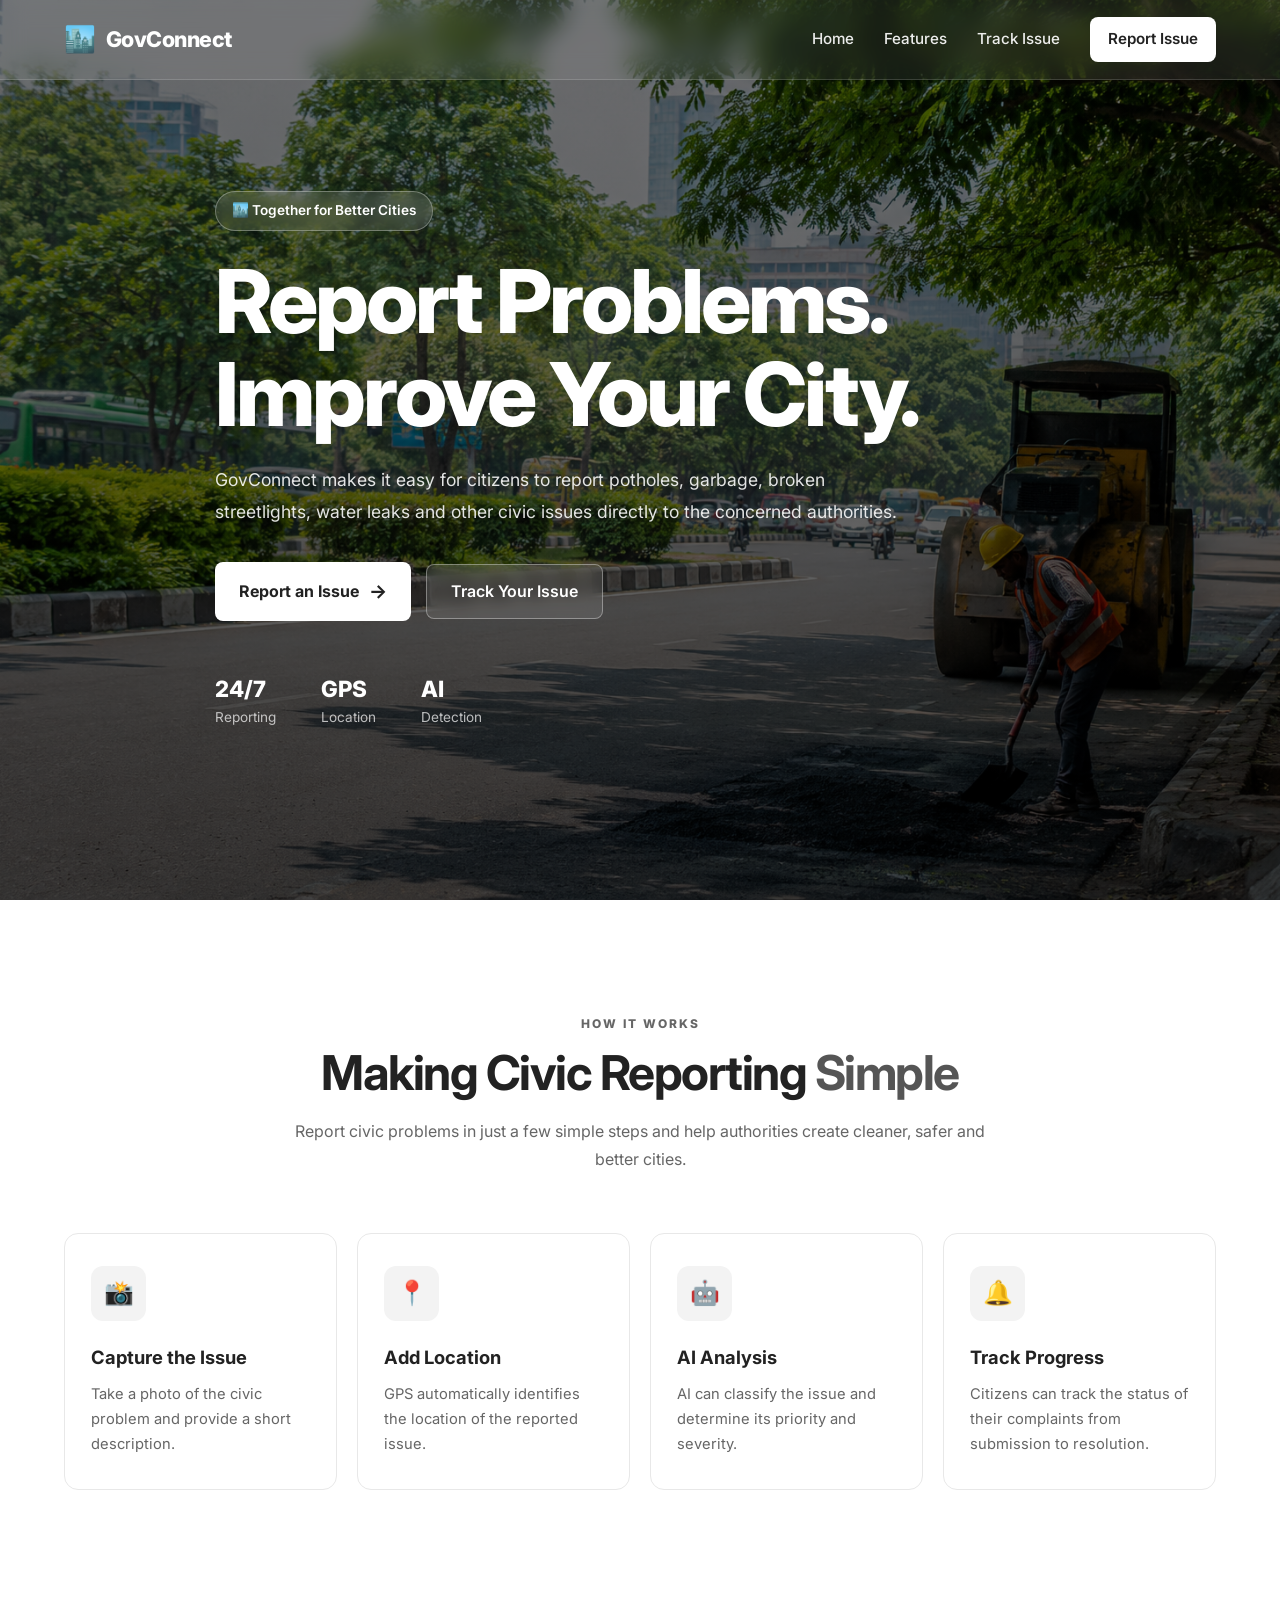
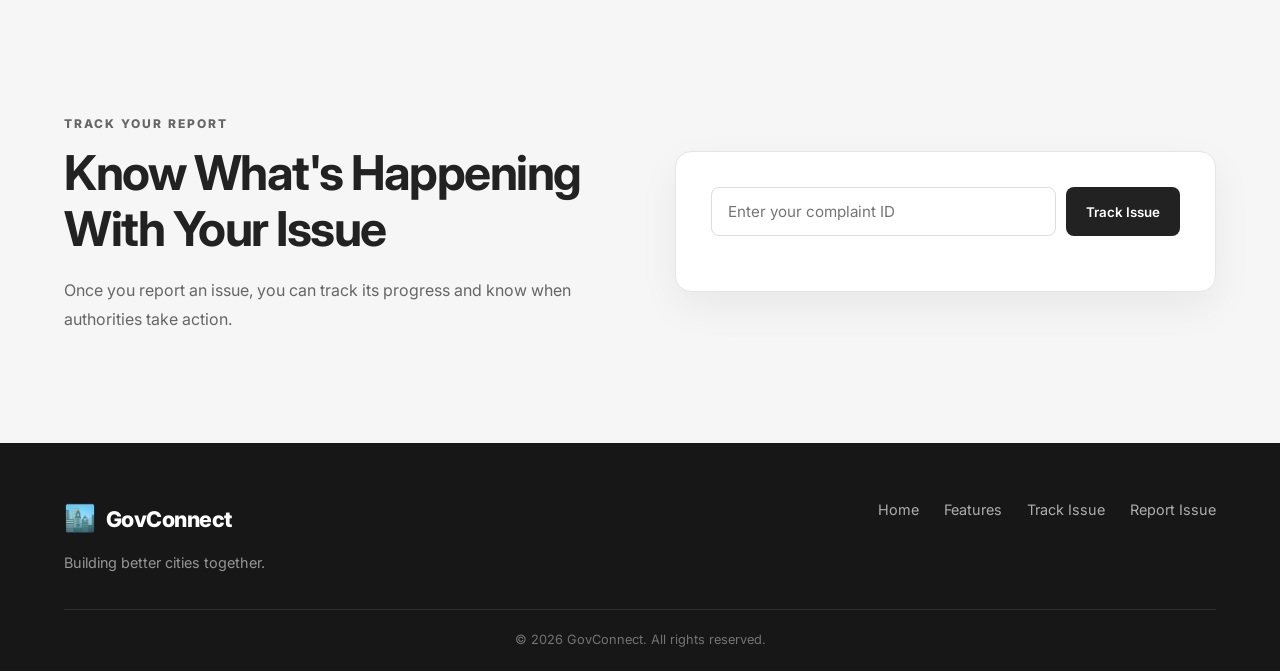
<file: Frontend/index.html>
<!DOCTYPE html>
<html lang="en">

<head>
    <meta charset="UTF-8">
    <meta name="viewport" content="width=device-width, initial-scale=1.0">

    <title>GovConnect | Building Better Cities Together</title>

    <link rel="stylesheet" href="css/style.css">

    <link rel="preconnect" href="https://fonts.googleapis.com">
    <link rel="preconnect" href="https://fonts.gstatic.com" crossorigin>
    <link href="https://fonts.googleapis.com/css2?family=Inter:wght@400;500;600;700;800&display=swap"
        rel="stylesheet">
</head>

<body>

    <!-- ================= NAVBAR ================= -->

    <nav class="navbar">

        <div class="nav-container">

            <a href="index.html" class="logo">
                <span class="logo-icon">🏙️</span>
                <span>GovConnect</span>
            </a>

            <div class="nav-links">
                <a href="#home">Home</a>
                <a href="#features">Features</a>
                <a href="#track">Track Issue</a>
                <a href="report.html" class="nav-report-btn">
                    Report Issue
                </a>
            </div>

        </div>

    </nav>


    <!-- ================= HERO ================= -->

    <section class="hero" id="home">

        <!-- HERO BACKGROUND IMAGE -->
        <img
            src="assests/images/background.png"
            alt="City road"
            class="hero-background"
        >

        <!-- DARK OVERLAY -->
        <div class="hero-overlay"></div>


        <!-- HERO CONTENT -->
        <div class="hero-content">

            <div class="hero-badge">
                🏙️ Together for Better Cities
            </div>

            <h1>
                Report Problems.
                <br>
                <span>Improve Your City.</span>
            </h1>

            <p>
                GovConnect makes it easy for citizens to report
                potholes, garbage, broken streetlights, water
                leaks and other civic issues directly to the
                concerned authorities.
            </p>

            <div class="hero-buttons">

                <a href="report.html" class="primary-btn">
                    Report an Issue
                    <span>→</span>
                </a>

                <a href="#track" class="secondary-btn">
                    Track Your Issue
                </a>

            </div>

            <div class="hero-stats">

                <div class="stat">
                    <strong>24/7</strong>
                    <span>Reporting</span>
                </div>

                <div class="stat">
                    <strong>GPS</strong>
                    <span>Location</span>
                </div>

                <div class="stat">
                    <strong>AI</strong>
                    <span>Detection</span>
                </div>

            </div>

        </div>

    </section>


    <!-- ================= FEATURES ================= -->

    <section class="features-section" id="features">

        <div class="section-container">

            <div class="section-heading">

                <span class="section-label">
                    HOW IT WORKS
                </span>

                <h2>
                    Making Civic Reporting
                    <span>Simple</span>
                </h2>

                <p>
                    Report civic problems in just a few simple steps
                    and help authorities create cleaner, safer and
                    better cities.
                </p>

            </div>


            <div class="features-grid">

                <div class="feature-card">

                    <div class="feature-icon">
                        📸
                    </div>

                    <h3>
                        Capture the Issue
                    </h3>

                    <p>
                        Take a photo of the civic problem and
                        provide a short description.
                    </p>

                </div>


                <div class="feature-card">

                    <div class="feature-icon">
                        📍
                    </div>

                    <h3>
                        Add Location
                    </h3>

                    <p>
                        GPS automatically identifies the location
                        of the reported issue.
                    </p>

                </div>


                <div class="feature-card">

                    <div class="feature-icon">
                        🤖
                    </div>

                    <h3>
                        AI Analysis
                    </h3>

                    <p>
                        AI can classify the issue and determine
                        its priority and severity.
                    </p>

                </div>


                <div class="feature-card">

                    <div class="feature-icon">
                        🔔
                    </div>

                    <h3>
                        Track Progress
                    </h3>

                    <p>
                        Citizens can track the status of their
                        complaints from submission to resolution.
                    </p>

                </div>

            </div>

        </div>

    </section>


    <!-- ================= TRACK SECTION ================= -->

    <section class="track-section" id="track">

        <div class="track-container">

            <div class="track-content">

                <span class="section-label">
                    TRACK YOUR REPORT
                </span>

                <h2>
                    Know What's Happening
                    With Your Issue
                </h2>

                <p>
                    Once you report an issue, you can track its
                    progress and know when authorities take action.
                </p>

            </div>


            <div class="track-card">

                <div class="track-input-group">

                    <input
                        type="text"
                        id="trackingId"
                        placeholder="Enter your complaint ID"
                    >

                    <button onclick="trackIssue()">
                        Track Issue
                    </button>

                </div>

                <div id="trackingResult"></div>

            </div>

        </div>

    </section>


    <!-- ================= FOOTER ================= -->

    <footer class="footer">

        <div class="footer-container">

            <div class="footer-brand">

                <div class="logo">
                    <span class="logo-icon">🏙️</span>
                    <span>GovConnect</span>
                </div>

                <p>
                    Building better cities together.
                </p>

            </div>


            <div class="footer-links">

                <a href="#home">Home</a>
                <a href="#features">Features</a>
                <a href="#track">Track Issue</a>
                <a href="report.html">Report Issue</a>

            </div>

        </div>


        <div class="footer-bottom">

            <p>
                © 2026 GovConnect. All rights reserved.
            </p>

        </div>

    </footer>


    <!-- ================= JAVASCRIPT ================= -->

    <script src="js/main.js"></script>

</body>

</html>
</file>
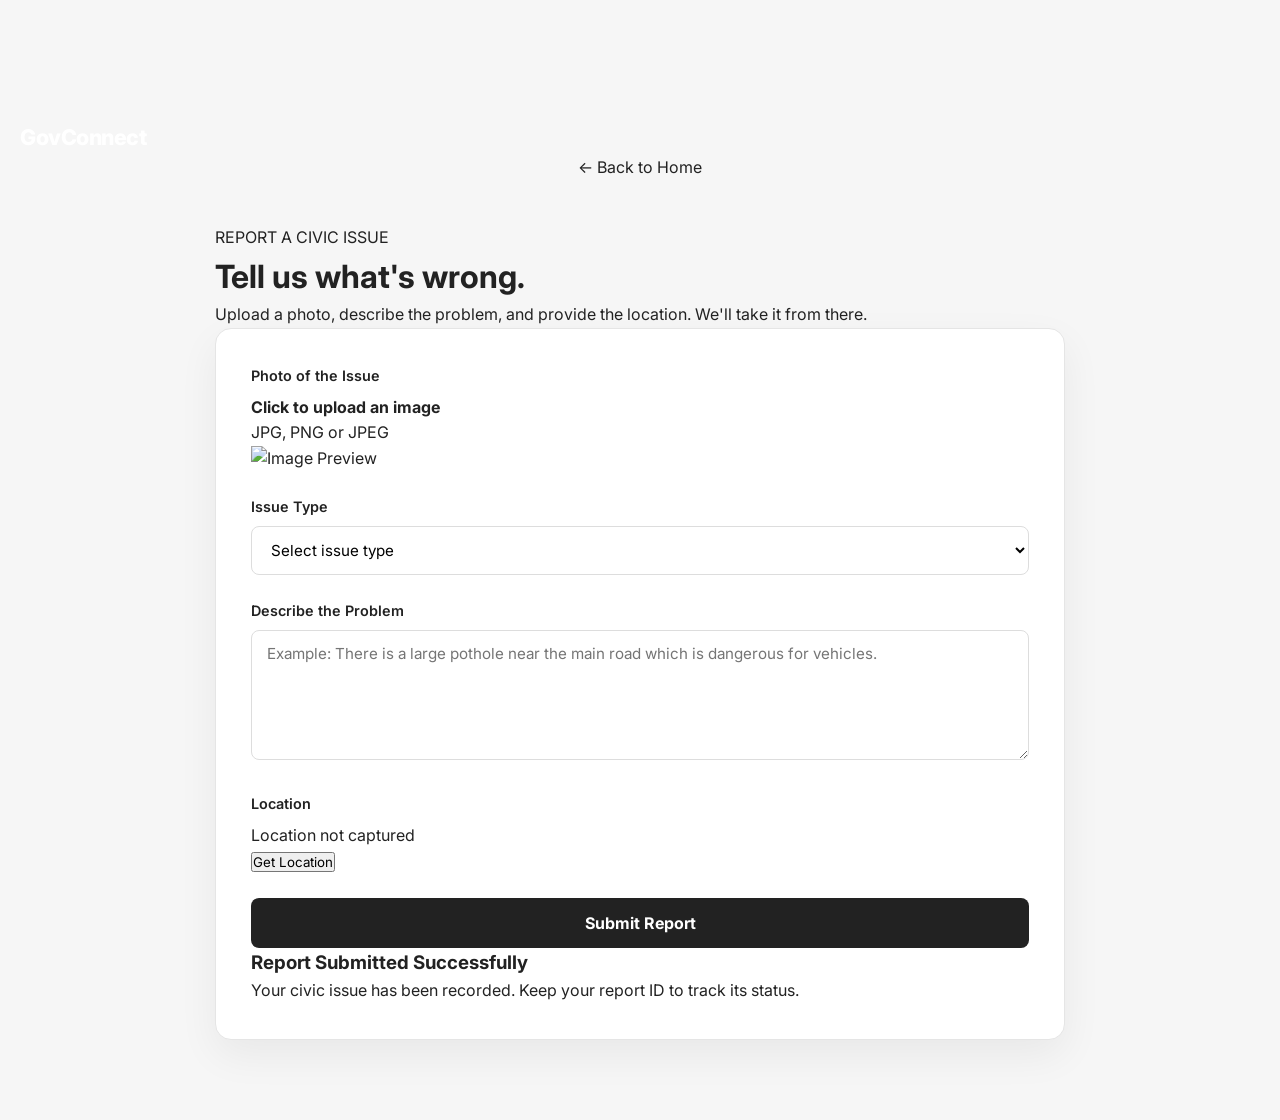
<file: Frontend/report.html>
<!DOCTYPE html>
<html lang="en">

<head>

    <meta charset="UTF-8">

    <meta
        name="viewport"
        content="width=device-width, initial-scale=1.0"
    >

    <title>Report an Issue | GovConnect</title>

    <link rel="stylesheet" href="css/style.css">

    <link rel="preconnect" href="https://fonts.googleapis.com">

    <link
        rel="preconnect"
        href="https://fonts.gstatic.com"
        crossorigin
    >

    <link
        href="https://fonts.googleapis.com/css2?family=Inter:wght@300;400;500;600;700;800&display=swap"
        rel="stylesheet"
    >

</head>

<body>

    <div class="report-page">


        <!-- HEADER -->

        <header class="report-header">

            <div class="logo">
                GovConnect
            </div>

            <a
                href="index.html"
                class="back-link"
            >
                ← Back to Home
            </a>

        </header>


        <!-- MAIN -->

        <main class="report-container">


            <div class="report-title">

                <span>
                    REPORT A CIVIC ISSUE
                </span>

                <h1>
                    Tell us what's wrong.
                </h1>

                <p>
                    Upload a photo, describe the problem,
                    and provide the location. We'll take it
                    from there.
                </p>

            </div>


            <!-- FORM -->

            <form
                class="report-form"
                id="reportForm"
            >


                <!-- IMAGE -->

                <div class="form-group">

                    <label>
                        Photo of the Issue
                    </label>

                    <div
                        class="image-upload"
                        onclick="document.getElementById('issueImage').click()"
                    >

                        <strong>
                            Click to upload an image
                        </strong>

                        <p>
                            JPG, PNG or JPEG
                        </p>

                        <input
                            type="file"
                            id="issueImage"
                            accept="image/*"
                            hidden
                        >

                        <img
                            id="imagePreview"
                            alt="Image Preview"
                        >

                    </div>

                </div>


                <!-- ISSUE TYPE -->

                <div class="form-group">

                    <label for="issueType">
                        Issue Type
                    </label>

                    <select id="issueType">

                        <option value="">
                            Select issue type
                        </option>

                        <option value="pothole">
                            Pothole / Road Damage
                        </option>

                        <option value="garbage">
                            Garbage / Sanitation
                        </option>

                        <option value="streetlight">
                            Broken Streetlight
                        </option>

                        <option value="water">
                            Water Leakage
                        </option>

                        <option value="footpath">
                            Damaged Footpath
                        </option>

                        <option value="tree">
                            Fallen Tree
                        </option>

                        <option value="other">
                            Other
                        </option>

                    </select>

                </div>


                <!-- DESCRIPTION -->

                <div class="form-group">

                    <label for="description">
                        Describe the Problem
                    </label>

                    <textarea
                        id="description"
                        placeholder="Example: There is a large pothole near the main road which is dangerous for vehicles."
                        required
                    ></textarea>

                </div>


                <!-- LOCATION -->

                <div class="form-group">

                    <label>
                        Location
                    </label>

                    <div class="location-box">

                        <div
                            class="location-status"
                            id="locationStatus"
                        >
                            Location not captured
                        </div>

                        <button
                            type="button"
                            class="location-btn"
                            onclick="getLocation()"
                        >
                            Get Location
                        </button>

                    </div>

                </div>


                <!-- LATITUDE / LONGITUDE -->

                <input
                    type="hidden"
                    id="latitude"
                >

                <input
                    type="hidden"
                    id="longitude"
                >


                <!-- SUBMIT -->

                <button
                    type="submit"
                    class="submit-btn"
                >
                    Submit Report
                </button>


                <!-- SUCCESS -->

                <div
                    class="success-message"
                    id="successMessage"
                >

                    <h3>
                        Report Submitted Successfully
                    </h3>

                    <p>
                        Your civic issue has been recorded.
                        Keep your report ID to track its status.
                    </p>

                    <div
                        class="report-id"
                        id="reportId"
                    ></div>

                </div>


            </form>

        </main>

    </div>


    <script src="js/api.js"></script>

    <script src="js/report.js"></script>

</body>

</html>
</file>
<file: Frontend/css/style.css>
/* =========================================================
   GOVCONNECT - CIVIC ISSUE REPORTING SYSTEM
   Main Stylesheet
   ========================================================= */


/* =========================================================
   GLOBAL RESET
   ========================================================= */

* {
    margin: 0;
    padding: 0;
    box-sizing: border-box;
}

html {
    scroll-behavior: smooth;
}

body {
    font-family: 'Inter', sans-serif;
    color: #222;
    background: #fff;
    line-height: 1.6;
}

a {
    text-decoration: none;
    color: inherit;
}

button,
input,
textarea,
select {
    font-family: inherit;
}

img {
    max-width: 100%;
}


/* =========================================================
   NAVBAR
   ========================================================= */

.navbar {
    position: absolute;
    top: 0;
    left: 0;

    width: 100%;
    height: 80px;

    z-index: 100;

    background: rgba(255, 255, 255, 0.08);
    backdrop-filter: blur(12px);
    -webkit-backdrop-filter: blur(12px);

    border-bottom: 1px solid rgba(255, 255, 255, 0.15);
}

.nav-container {
    width: 90%;
    max-width: 1200px;

    height: 100%;
    margin: auto;

    display: flex;
    align-items: center;
    justify-content: space-between;
}


/* Logo */

.logo {
    display: flex;
    align-items: center;
    gap: 10px;

    color: #fff;

    font-size: 1.35rem;
    font-weight: 800;

    letter-spacing: -0.5px;
}

.logo-icon {
    font-size: 1.6rem;
}


/* Navigation links */

.nav-links {
    display: flex;
    align-items: center;
    gap: 30px;
}

.nav-links a {
    color: rgba(255, 255, 255, 0.92);

    font-size: 0.95rem;
    font-weight: 500;

    transition: 0.3s ease;
}

.nav-links a:hover {
    color: #fff;
}


/* Report button */

.nav-report-btn {
    padding: 10px 18px;

    background: #fff;
    color: #222 !important;

    border-radius: 8px;

    font-weight: 600 !important;

    transition: 0.3s ease;
}

.nav-report-btn:hover {
    transform: translateY(-2px);
    box-shadow: 0 8px 20px rgba(0, 0, 0, 0.18);
}


/* =========================================================
   HERO SECTION
   ========================================================= */

.hero {
    min-height: 100vh;

    position: relative;

    overflow: hidden;

    display: flex;
    flex-direction: column;
    justify-content: center;

    background: #222;
}


/* ---------------------------------------------------------
   HERO BACKGROUND IMAGE
   --------------------------------------------------------- */

.hero-background {
    position: absolute;

    top: 0;
    left: 0;

    width: 100%;
    height: 100%;

    object-fit: cover;
    object-position: center center;

    display: block;

    z-index: 0;
}


/* ---------------------------------------------------------
   HERO DARK OVERLAY
   --------------------------------------------------------- */

.hero-overlay {
    position: absolute;

    top: 0;
    left: 0;

    width: 100%;
    height: 100%;

    background:
        linear-gradient(
            rgba(0, 0, 0, 0.52),
            rgba(0, 0, 0, 0.68)
        );

    z-index: 1;
}


/* ---------------------------------------------------------
   HERO CONTENT
   --------------------------------------------------------- */

.hero-content {
    position: relative;

    z-index: 2;

    width: 90%;
    max-width: 850px;

    margin: auto;

    padding-top: 100px;
    padding-bottom: 80px;

    display: flex;
    flex-direction: column;
    justify-content: center;
}


/* Badge */

.hero-badge {
    width: fit-content;

    padding: 8px 16px;

    margin-bottom: 24px;

    border: 1px solid rgba(255, 255, 255, 0.3);

    border-radius: 50px;

    background: rgba(255, 255, 255, 0.1);

    backdrop-filter: blur(8px);

    color: #fff;

    font-size: 0.85rem;
    font-weight: 600;
}


/* Hero heading */

.hero h1 {
    color: #fff;

    font-size: clamp(3rem, 7vw, 5.5rem);

    line-height: 1.05;

    letter-spacing: -3px;

    font-weight: 800;

    margin-bottom: 24px;
}

.hero h1 span {
    color: #fff;
}


/* Hero paragraph */

.hero-content > p {
    max-width: 700px;

    color: rgba(255, 255, 255, 0.88);

    font-size: 1.1rem;

    line-height: 1.8;

    margin-bottom: 35px;
}


/* =========================================================
   HERO BUTTONS
   ========================================================= */

.hero-buttons {
    display: flex;

    align-items: center;

    gap: 15px;

    margin-bottom: 50px;
}


/* Primary button */

.primary-btn {
    display: inline-flex;

    align-items: center;
    justify-content: center;

    gap: 10px;

    padding: 14px 24px;

    background: #fff;
    color: #222;

    border-radius: 8px;

    font-weight: 700;

    transition: 0.3s ease;
}

.primary-btn span {
    font-size: 1.2rem;
}

.primary-btn:hover {
    transform: translateY(-3px);

    box-shadow:
        0 12px 30px rgba(0, 0, 0, 0.25);
}


/* Secondary button */

.secondary-btn {
    display: inline-flex;

    align-items: center;
    justify-content: center;

    padding: 14px 24px;

    background: rgba(255, 255, 255, 0.1);

    color: #fff;

    border: 1px solid rgba(255, 255, 255, 0.35);

    border-radius: 8px;

    font-weight: 600;

    backdrop-filter: blur(8px);

    transition: 0.3s ease;
}

.secondary-btn:hover {
    background: rgba(255, 255, 255, 0.2);

    transform: translateY(-3px);
}


/* =========================================================
   HERO STATS
   ========================================================= */

.hero-stats {
    display: flex;

    align-items: center;

    gap: 45px;
}

.stat {
    display: flex;
    flex-direction: column;

    color: #fff;
}

.stat strong {
    font-size: 1.4rem;

    font-weight: 800;
}

.stat span {
    font-size: 0.85rem;

    color: rgba(255, 255, 255, 0.7);
}


/* =========================================================
   GENERAL SECTION
   ========================================================= */

.section-container {
    width: 90%;

    max-width: 1200px;

    margin: auto;
}


/* =========================================================
   SECTION HEADING
   ========================================================= */

.section-heading {
    max-width: 700px;

    margin: 0 auto 60px;

    text-align: center;
}

.section-label {
    display: inline-block;

    margin-bottom: 12px;

    font-size: 0.75rem;

    font-weight: 800;

    letter-spacing: 2px;

    color: #666;
}

.section-heading h2 {
    font-size: clamp(2rem, 4vw, 3rem);

    line-height: 1.15;

    letter-spacing: -1.5px;

    margin-bottom: 18px;
}

.section-heading h2 span {
    color: #555;
}

.section-heading p {
    color: #666;

    font-size: 1rem;

    line-height: 1.7;
}


/* =========================================================
   FEATURES SECTION
   ========================================================= */

.features-section {
    padding: 110px 0;

    background: #fff;
}


/* Features grid */

.features-grid {
    display: grid;

    grid-template-columns: repeat(4, 1fr);

    gap: 20px;
}


/* Feature card */

.feature-card {
    padding: 32px 26px;

    background: #fff;

    border: 1px solid #e8e8e8;

    border-radius: 14px;

    transition: 0.3s ease;
}

.feature-card:hover {
    transform: translateY(-6px);

    box-shadow:
        0 15px 40px rgba(0, 0, 0, 0.08);
}


/* Feature icon */

.feature-icon {
    width: 55px;
    height: 55px;

    display: flex;

    align-items: center;
    justify-content: center;

    margin-bottom: 22px;

    background: #f3f3f3;

    border-radius: 12px;

    font-size: 1.5rem;
}


/* Feature title */

.feature-card h3 {
    margin-bottom: 10px;

    font-size: 1.15rem;

    font-weight: 700;
}


/* Feature description */

.feature-card p {
    color: #666;

    font-size: 0.92rem;

    line-height: 1.7;
}


/* =========================================================
   TRACK SECTION
   ========================================================= */

.track-section {
    padding: 110px 0;

    background: #f6f6f6;
}

.track-container {
    width: 90%;

    max-width: 1200px;

    margin: auto;

    display: grid;

    grid-template-columns: 1fr 1fr;

    gap: 70px;

    align-items: center;
}


/* Track content */

.track-content h2 {
    max-width: 550px;

    font-size: clamp(2rem, 4vw, 3rem);

    line-height: 1.15;

    letter-spacing: -1.5px;

    margin-bottom: 20px;
}

.track-content p {
    max-width: 520px;

    color: #666;

    line-height: 1.8;
}


/* Track card */

.track-card {
    padding: 35px;

    background: #fff;

    border: 1px solid #e5e5e5;

    border-radius: 16px;

    box-shadow:
        0 15px 40px rgba(0, 0, 0, 0.06);
}


/* Input group */

.track-input-group {
    display: flex;

    gap: 10px;
}

.track-input-group input {
    flex: 1;

    min-width: 0;

    padding: 14px 16px;

    border: 1px solid #ddd;

    border-radius: 8px;

    outline: none;

    font-size: 0.95rem;

    transition: 0.3s ease;
}

.track-input-group input:focus {
    border-color: #888;

    box-shadow:
        0 0 0 3px rgba(0, 0, 0, 0.05);
}

.track-input-group button {
    padding: 14px 20px;

    border: none;

    border-radius: 8px;

    background: #222;

    color: #fff;

    font-weight: 600;

    cursor: pointer;

    transition: 0.3s ease;
}

.track-input-group button:hover {
    background: #444;

    transform: translateY(-2px);
}


/* Tracking result */

#trackingResult {
    margin-top: 20px;
}


/* =========================================================
   FOOTER
   ========================================================= */

.footer {
    padding: 55px 0 20px;

    background: #171717;

    color: #fff;
}

.footer-container {
    width: 90%;

    max-width: 1200px;

    margin: auto;

    display: flex;

    align-items: flex-start;

    justify-content: space-between;

    gap: 40px;

    padding-bottom: 35px;

    border-bottom: 1px solid rgba(255, 255, 255, 0.1);
}


/* Footer brand */

.footer-brand .logo {
    margin-bottom: 12px;
}

.footer-brand p {
    color: rgba(255, 255, 255, 0.55);

    font-size: 0.9rem;
}


/* Footer links */

.footer-links {
    display: flex;

    gap: 25px;

    flex-wrap: wrap;
}

.footer-links a {
    color: rgba(255, 255, 255, 0.65);

    font-size: 0.9rem;

    transition: 0.3s ease;
}

.footer-links a:hover {
    color: #fff;
}


/* Footer bottom */

.footer-bottom {
    width: 90%;

    max-width: 1200px;

    margin: 20px auto 0;

    text-align: center;
}

.footer-bottom p {
    color: rgba(255, 255, 255, 0.4);

    font-size: 0.8rem;
}


/* =========================================================
   REPORT PAGE
   ========================================================= */

.report-page {
    min-height: 100vh;

    padding: 120px 20px 80px;

    background: #f6f6f6;
}

.report-container {
    width: 90%;

    max-width: 850px;

    margin: auto;
}

.report-header {
    text-align: center;

    margin-bottom: 45px;
}

.report-header h1 {
    font-size: clamp(2rem, 5vw, 3.5rem);

    letter-spacing: -1.5px;

    margin-bottom: 15px;
}

.report-header p {
    color: #666;

    max-width: 600px;

    margin: auto;
}


/* Report form */

.report-form {
    padding: 35px;

    background: #fff;

    border: 1px solid #e5e5e5;

    border-radius: 16px;

    box-shadow:
        0 15px 40px rgba(0, 0, 0, 0.06);
}


/* Form group */

.form-group {
    margin-bottom: 24px;
}

.form-group label {
    display: block;

    margin-bottom: 8px;

    font-size: 0.9rem;

    font-weight: 600;
}

.form-group input,
.form-group textarea,
.form-group select {
    width: 100%;

    padding: 13px 15px;

    border: 1px solid #ddd;

    border-radius: 8px;

    outline: none;

    font-size: 0.95rem;

    background: #fff;

    transition: 0.3s ease;
}

.form-group input:focus,
.form-group textarea:focus,
.form-group select:focus {
    border-color: #888;

    box-shadow:
        0 0 0 3px rgba(0, 0, 0, 0.05);
}

.form-group textarea {
    min-height: 130px;

    resize: vertical;
}


/* Form row */

.form-row {
    display: grid;

    grid-template-columns: 1fr 1fr;

    gap: 20px;
}


/* File upload */

.file-upload {
    padding: 25px;

    border: 2px dashed #ccc;

    border-radius: 10px;

    text-align: center;

    background: #fafafa;

    cursor: pointer;

    transition: 0.3s ease;
}

.file-upload:hover {
    border-color: #888;

    background: #f5f5f5;
}

.file-upload p {
    color: #777;

    font-size: 0.9rem;
}


/* Submit button */

.submit-btn {
    width: 100%;

    padding: 15px;

    border: none;

    border-radius: 8px;

    background: #222;

    color: #fff;

    font-size: 1rem;

    font-weight: 700;

    cursor: pointer;

    transition: 0.3s ease;
}

.submit-btn:hover {
    background: #444;

    transform: translateY(-2px);

    box-shadow:
        0 10px 25px rgba(0, 0, 0, 0.15);
}


/* =========================================================
   RESPONSIVE - TABLET
   ========================================================= */

@media (max-width: 1000px) {

    .features-grid {
        grid-template-columns: repeat(2, 1fr);
    }

    .track-container {
        grid-template-columns: 1fr;

        gap: 45px;
    }

    .track-content {
        text-align: center;
    }

    .track-content h2,
    .track-content p {
        margin-left: auto;
        margin-right: auto;
    }

}


/* =========================================================
   RESPONSIVE - MOBILE
   ========================================================= */

@media (max-width: 700px) {

    /* Navbar */

    .navbar {
        height: auto;

        padding: 15px 0;
    }

    .nav-container {
        flex-direction: column;

        gap: 15px;
    }

    .nav-links {
        gap: 15px;

        flex-wrap: wrap;

        justify-content: center;
    }

    .nav-links a {
        font-size: 0.8rem;
    }

    .nav-report-btn {
        padding: 8px 13px;
    }


    /* Hero */

    .hero {
        min-height: 100vh;
    }

    .hero-content {
        width: 88%;

        padding-top: 160px;
        padding-bottom: 60px;

        text-align: center;

        align-items: center;
    }

    .hero h1 {
        font-size: clamp(2.5rem, 12vw, 4rem);

        letter-spacing: -2px;
    }

    .hero-content > p {
        font-size: 0.95rem;
    }


    /* Hero buttons */

    .hero-buttons {
        flex-direction: column;

        width: 100%;

        margin-bottom: 40px;
    }

    .primary-btn,
    .secondary-btn {
        width: 100%;
    }


    /* Hero stats */

    .hero-stats {
        gap: 25px;

        justify-content: center;
    }

    .stat strong {
        font-size: 1.1rem;
    }

    .stat span {
        font-size: 0.75rem;
    }


    /* Features */

    .features-section {
        padding: 80px 0;
    }

    .features-grid {
        grid-template-columns: 1fr;
    }


    /* Track */

    .track-section {
        padding: 80px 0;
    }

    .track-card {
        padding: 25px;
    }

    .track-input-group {
        flex-direction: column;
    }

    .track-input-group button {
        width: 100%;
    }


    /* Footer */

    .footer-container {
        flex-direction: column;

        align-items: center;

        text-align: center;
    }

    .footer-links {
        justify-content: center;
    }


    /* Report form */

    .report-form {
        padding: 25px;
    }

    .form-row {
        grid-template-columns: 1fr;
    }

}


/* =========================================================
   SMALL MOBILE
   ========================================================= */

@media (max-width: 450px) {

    .hero-stats {
        gap: 18px;
    }

    .hero-badge {
        font-size: 0.75rem;
    }

    .hero-content > p {
        font-size: 0.9rem;
    }

    .section-heading {
        margin-bottom: 40px;
    }

}
</file>
